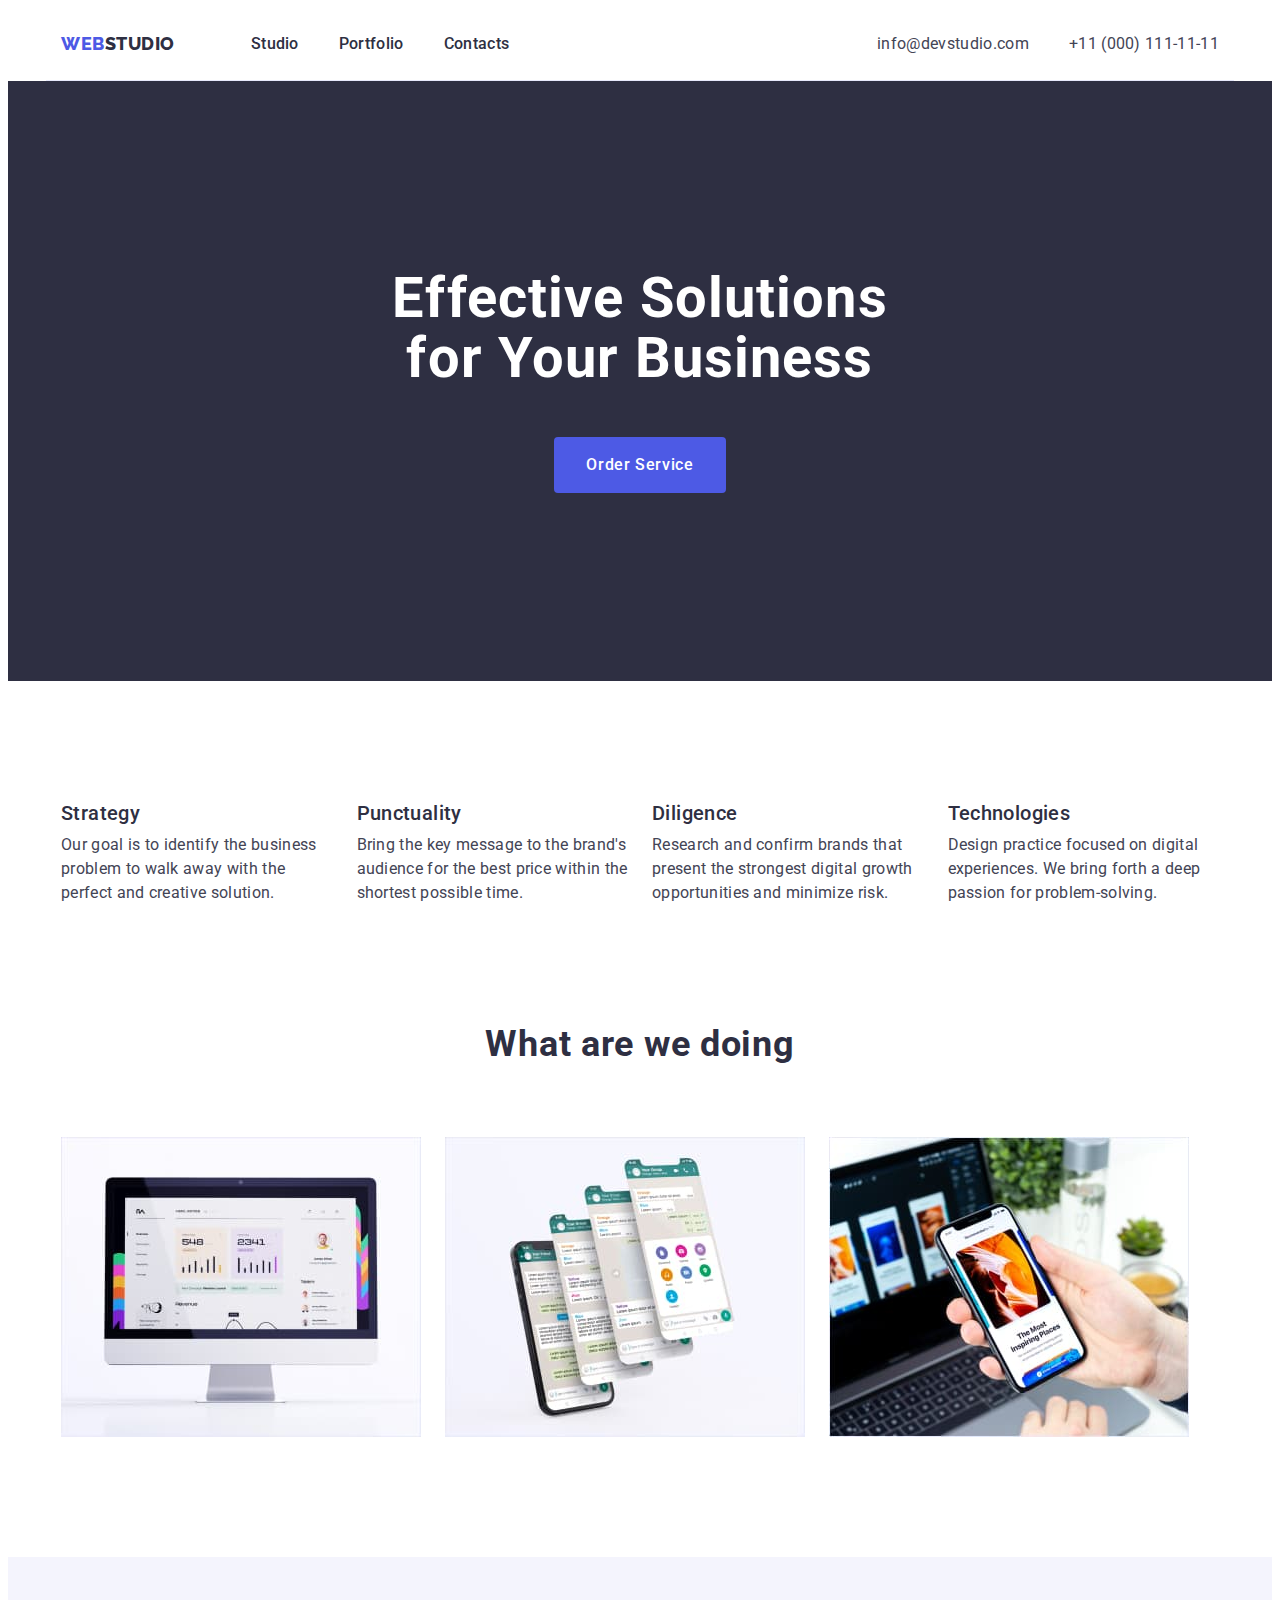
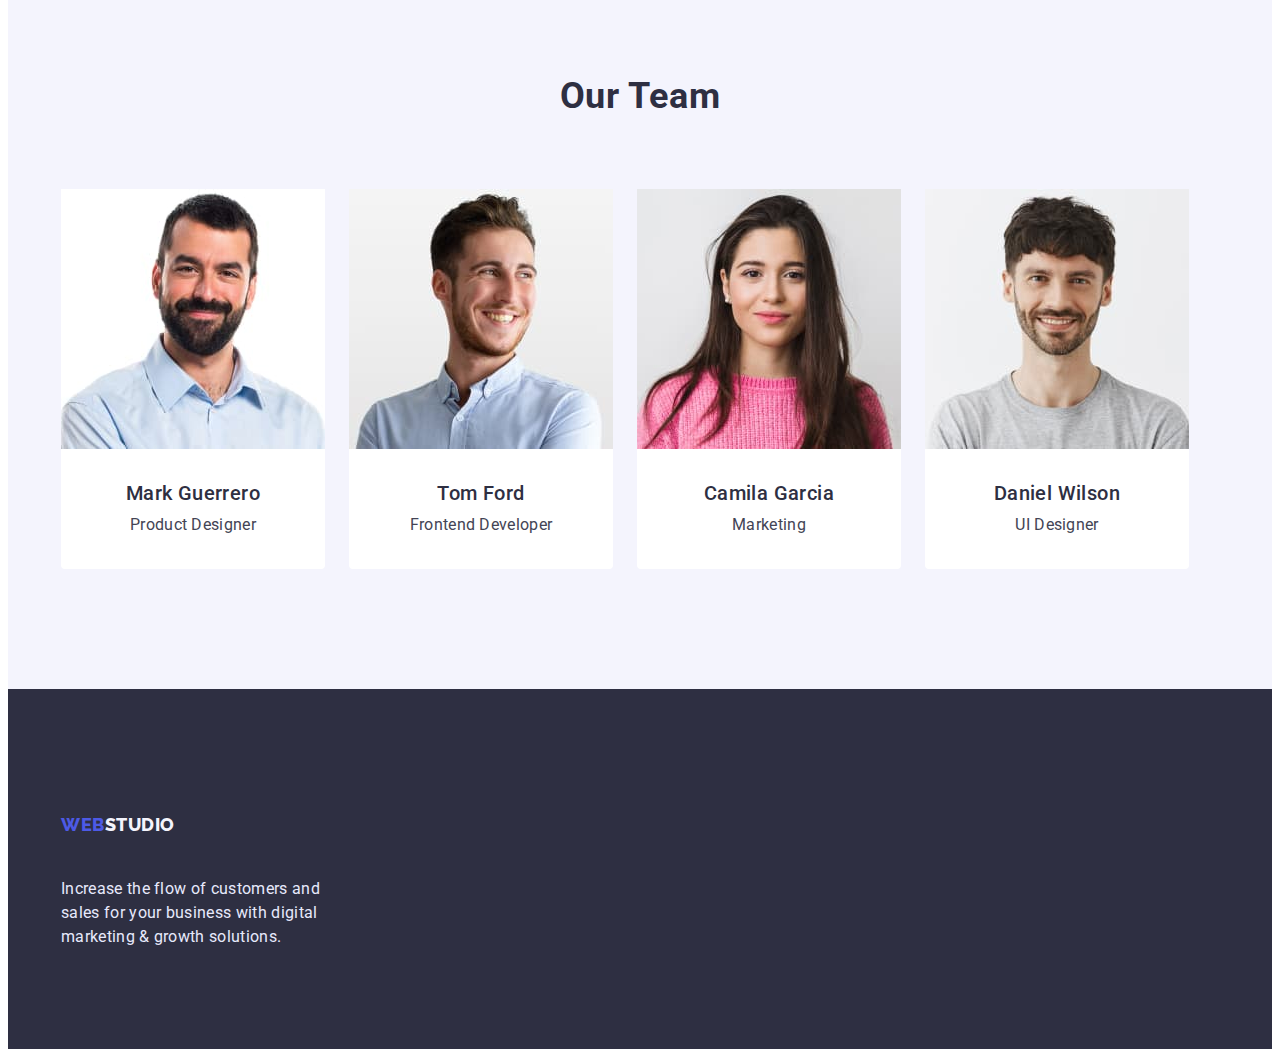
<file: index.html>
<!DOCTYPE html>
<html lang="en">
<head>
    <meta charset="UTF-8">
    <meta http-equiv="X-UA-Compatible" content="IE=edge">
    <meta name="viewport" content="width=device-width, initial-scale=1.0">
    <title>Document</title>

<!--fonts-->
<link rel="preconnect" href="https://fonts.googleapis.com">
<link rel="preconnect" href="https://fonts.gstatic.com" crossorigin>
<link href="https://fonts.googleapis.com/css2?family=Raleway:wght@800&family=Roboto:wght@400;500;700;900&display=swap"
    rel="stylesheet">
<link rel="stylesheet" href="https://cdnjs.cloudflare.com/ajax/libs/modern-normalize/1.1.0/modern-normalize.min.css"
    integrity="sha512-wpPYUAdjBVSE4KJnH1VR1HeZfpl1ub8YT/NKx4PuQ5NmX2tKuGu6U/JRp5y+Y8XG2tV+wKQpNHVUX03MfMFn9Q=="
    crossorigin="anonymous" referrerpolicy="no-referrer" />
    <!--styles-->  
<link rel="stylesheet" href="./css/styles.css">

    
</head>
<body>
    <!--Хедер = навігація + адреса-->
    <header class="header">
        <div class="container container-nav" >   
        <nav class="header-nav">
            <a class="logo-link" href="./index.html"> Web<span class="logo-span">Studio</span></a>
            <ul class="header-menu">
                <li><a class="header-link" href="./studio.html">Studio</a></li>
                <li><a class="header-link" href="./portfolio.html">Portfolio</a></li>
                <li><a class="header-link" href="">Contacts</a></li>
            </ul>
        </nav> 
        <address>
                <ul class="header-menu">
                    <li><a class="address-link" href="mailto:info@devstudio.com">info@devstudio.com</a></li>
                    <li><a class="address-link" href="tel:+110001111111">+11 (000) 111-11-11</a></li>
            </ul>
        </address>
        </div>
    </header>
    
    <main>
        <section class="section-one">
            <div class="container">
                <h1 class="hero-title">Effective Solutions for Your Business</h1>
                <button class="button-main" type="button">Order Service</button>
            </div>
        </section>
<section class="section-two">
    <div class="container">
    <h2 class="visually-hidden">Advantages</h2>
    <ul class="ul-section-two">
        <li class="li-section-two">
            <h3 class="header-three">Strategy</h3>
            <p class="header-description">Our goal is to identify the business
            problem to walk away with the perfect and creative solution.</p>
        </li>
        <li class="li-section-two">
            <h3 class="header-three">Punctuality</h3>
            <p class="header-description">Bring the key message to the brand's audience for the best price within the shortest possible time.</p>
        </li>
        <li class="li-section-two">
            <h3 class="header-three">Diligence</h3>
            <p class="header-description">Research and confirm brands that present the strongest digital growth opportunities and minimize risk.</p>
        </li>
        <li class="li-section-two">
            <h3 class="header-three">Technologies</h3>
            <p class="header-description">Design practice focused on digital experiences. We bring forth a deep passion for problem-solving.</p>
        </li>

    </ul> 
    </div>
</section>

<section class="section-three">
    <div class="container">
    <h2 class="header-we-doing">What are we doing</h2>
    <ul class="ul-section-two">
        <li><img src="./images/imgs1.jpg" alt="computer" width="360" height="300"></li>
        <li><img src="./images/imgs1two.jpg" alt="telephone" width="360" height="300"></li>
        <li><img src="./images/imgs1three.jpg" alt="work" width="360" height="300"></li>
        
    </ul>
    </div>
</section>
<section class="section-four">
    <div class="container">
    <h2 class="header-our-team">Our Team</h2>
    <ul class="ul-section-two">
        <li class="desctibe-team">
            <img  src="./images/team1.jpg" alt="product-designer" width="264" height="260">
           <div class="name-profesion">
            <h3 class="name"> Mark Guerrero </h3>
            <p class="profesion"> Product Designer </p>
            </div>
        </li>
        <li class="desctibe-team">
            <img src="./images/team2.jpg" alt="frontend developer" width="264" height="260">
        <div class="name-profesion">
            <h3 class="name"> Tom Ford </h3>
                <p class="profesion"> Frontend Developer </p>
            </div>
        </li>
        <li class="desctibe-team">
            <img  src="./images/team3.jpg" alt="marketing" width="264" height="260">
        <div class="name-profesion">
            <h3 class="name"> Camila Garcia </h3>
                <p class="profesion"> Marketing </p>
        </div>
        </li>
        <li class="desctibe-team">
            <img class="img-team" src="./images/team4.jpg" alt="ui designer" width="264" height="260">
            <div class="name-profesion">
            <h3 class="name">Daniel Wilson</h3>
                <p class="profesion"> UI Designer </p>
            </div>
        </li>
    </ul>
    </div>
</section>
    </main>

    <footer class="footer">
    <div class="container">
        <a class="logo-link" href="./index.html"> Web<span class="span-logo-footer">Studio</span></a>
        <p class="text-footer">Increase the flow of customers and sales for your business with digital marketing & growth solutions.</p>
    </div>
    </footer>
</body>
</html>
</file>
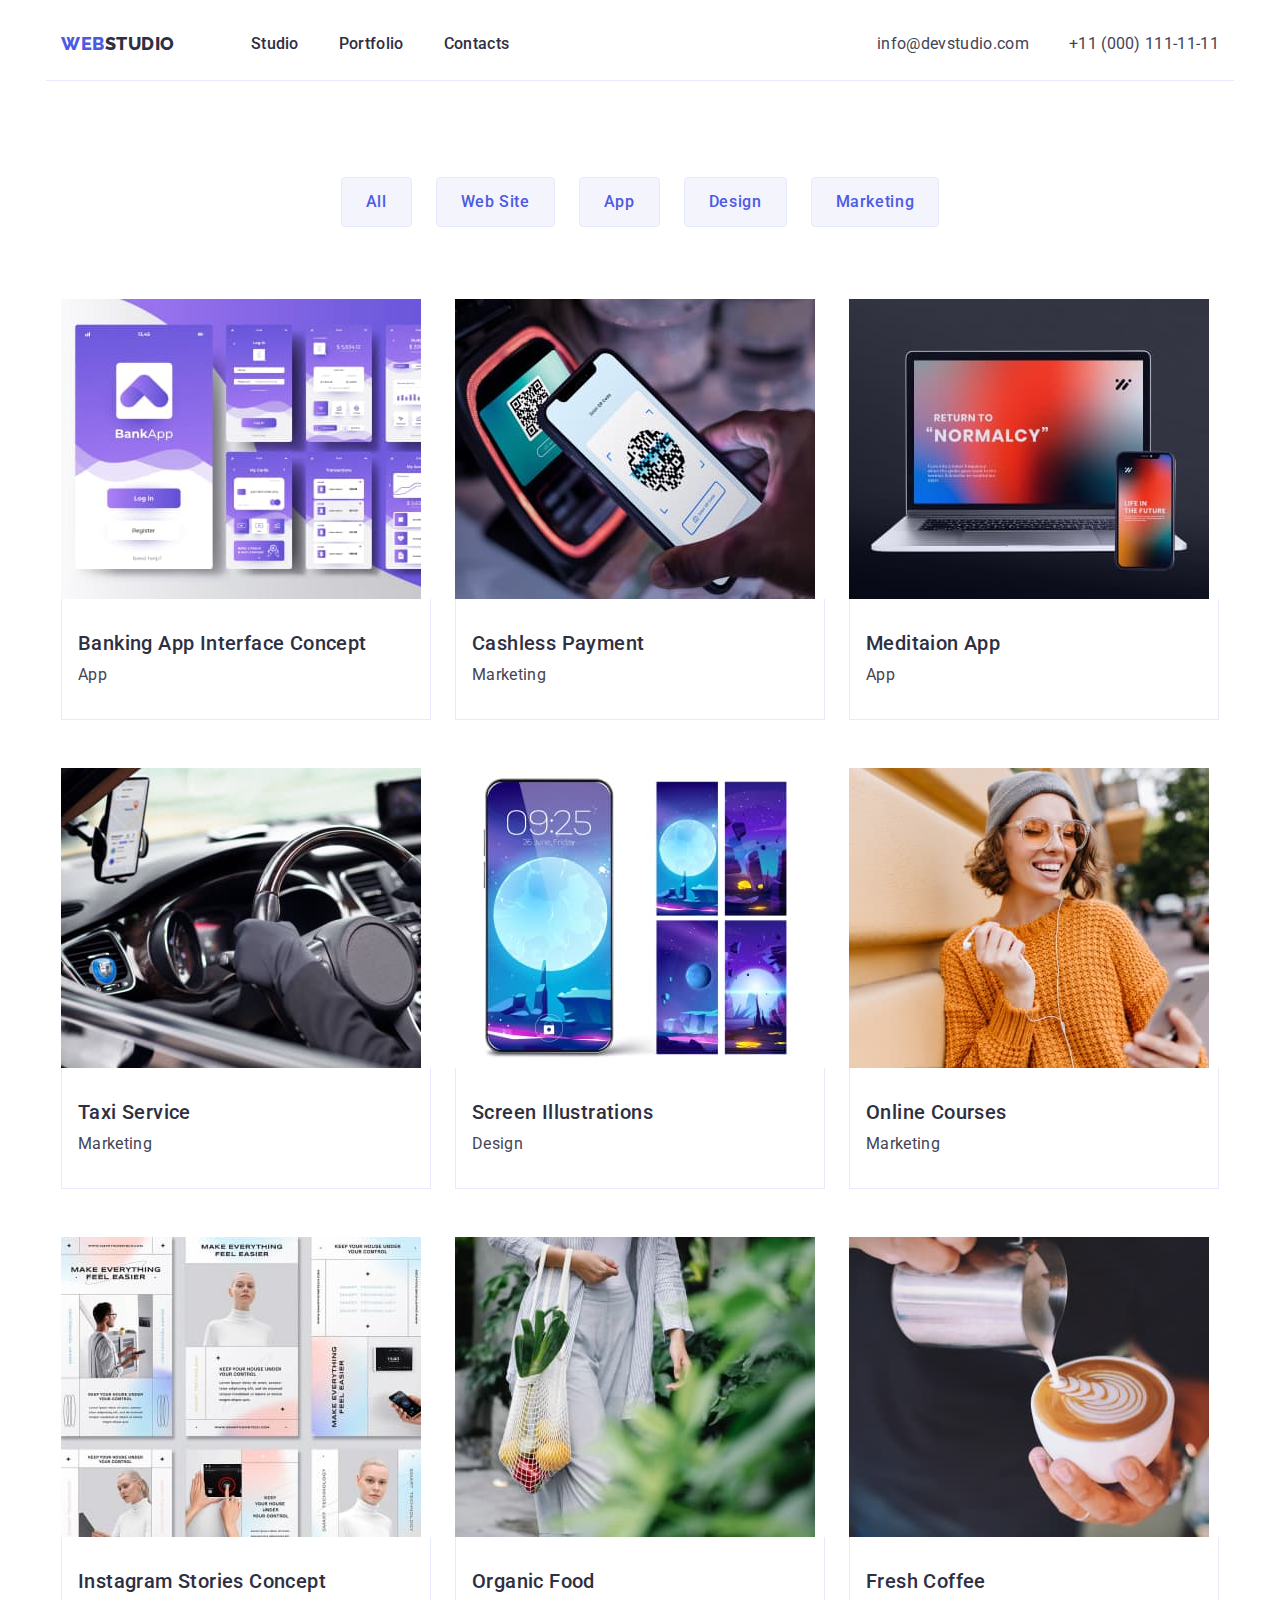
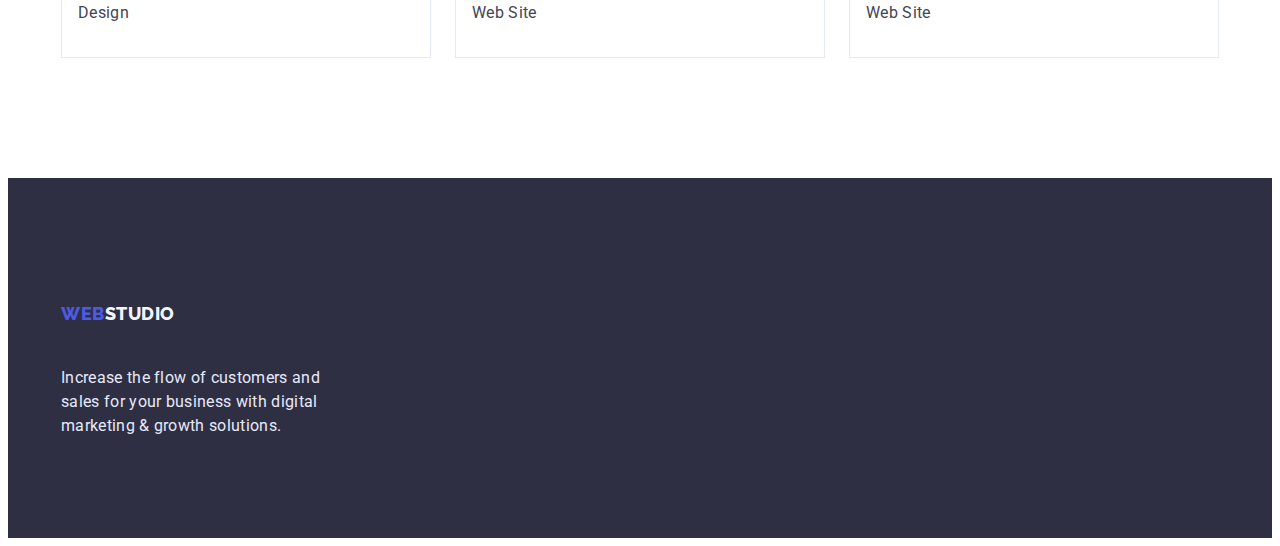
<file: portfolio.html>
<!DOCTYPE html>
<html lang="en">

<head>
    <meta charset="UTF-8">
    <meta http-equiv="X-UA-Compatible" content="IE=edge">
    <meta name="viewport" content="width=device-width, initial-scale=1.0">
    <title>Portfolio</title>

    <!--fonts-->
    <link rel="preconnect" href="https://fonts.googleapis.com">
    <link rel="preconnect" href="https://fonts.gstatic.com" crossorigin>
    <link
        href="https://fonts.googleapis.com/css2?family=Raleway:wght@800&family=Roboto:wght@400;500;700;900&display=swap"
        rel="stylesheet">
    <link rel="stylesheet" href="https://cdnjs.cloudflare.com/ajax/libs/modern-normalize/1.1.0/modern-normalize.min.css"
        integrity="sha512-wpPYUAdjBVSE4KJnH1VR1HeZfpl1ub8YT/NKx4PuQ5NmX2tKuGu6U/JRp5y+Y8XG2tV+wKQpNHVUX03MfMFn9Q=="
        crossorigin="anonymous" referrerpolicy="no-referrer" />
        <!--styles-->
    <link rel="stylesheet" href="./css/styles.css">


</head>

<body>
    <header class="header">
        <div class="container container-nav">
            <nav class="header-nav">
                <a class="logo-link" href="./index.html"> Web<span class="logo-span">Studio</span></a>
                <ul class="header-menu">
                    <li><a class="header-link" href="./studio.html">Studio</a></li>
                    <li><a class="header-link" href="./portfolio.html">Portfolio</a></li>
                    <li><a class="header-link" href="">Contacts</a></li>
                </ul>
            </nav>
            <address>
                <ul class="header-menu">
                    <li><a class="address-link" href="mailto:info@devstudio.com">info@devstudio.com</a></li>
                    <li><a class="address-link" href="tel:+110001111111">+11 (000) 111-11-11</a></li>
                </ul>
            </address>
        </div>
    </header>

    <main>
        <section class="section-portfolio">
            <div class="container">
            <h1 class="visually-hidden">Portfolio work</h1>
<ul class="ul-button">
    <li><button class="portfolio-button" type="button">All</button></li>
    <li><button class="portfolio-button">Web Site</button></li>
    <li><button class="portfolio-button">App</button></li>
    <li><button class="portfolio-button">Design</button></li>
    <li><button class="portfolio-button">Marketing</button></li>
</ul>
<ul class="ul-portfolio-card">
    <li class="li-card">
        <a class="card" href="#">
        <img src="./images/portfolio1.jpg" alt="banking" width="360" height="300">
        <div class="project-branch">
        <h3 class="name-project">Banking App Interface Concept</h3>
            <p class="branch">App</p>
        </div>
        </a>
    </li>
<li class="li-card">
    <a class="card" href="#">
    <img class="img-portfolio" src="./images/portfolio2.jpg" alt="payment" width="360" height="300">
    <div class="project-branch">
    <h3 class="name-project">Cashless Payment</h3>
    <p class="branch">Marketing</p>
    </div>
    </a>
</li>
<li class="li-card">
    <a class="card" href="#">
    <img src="./images/portfolio3.jpg" alt="meditaion" width="360" height="300">
    <div class="project-branch">
    <h3 class="name-project">Meditaion App</h3>
    <p class="branch">App</p>
    </div>
    </a>
</li>
 <li class="li-card">
    <a class="card" href="#">
     <img src="./images/portfolio4.jpg" alt="taxi" width="360" height="300">
    <div class="project-branch">
    <h3 class="name-project">Taxi Service</h3>
    <p class="branch">Marketing</p>
    </div>
    </a>
</li>
<li class="li-card">
    <a class="card" href="#">
    <img src="./images/portfolio5.jpg" alt="screen" width="360" height="300">
    <div class="project-branch">
    <h3 class="name-project">Screen Illustrations</h3>
    <p class="branch">Design</p>
    </div>
    </a>
</li>
<li class="li-card">
    <a class="card" href="#">
    <img src="./images/portfolio6.jpg" alt="courses" width="360" height="300">
    <div class="project-branch">
    <h3 class="name-project">Online Courses</h3>
    <p class="branch">Marketing</p>
    </div>
    </a>
</li>
<li class="li-card">
    <a class="card" href="#">
     <img src="./images/portfolio7.jpg" alt="instastories" width="360" height="300">
    <div class="project-branch">
     <h3 class="name-project">Instagram Stories Concept</h3>
    <p class="branch">Design</p>
    </div>
    </a>
</li>
<li class="li-card">
    <a class="card" href="#">
    <img src="./images/portfolio8.jpg" alt="organic food" width="360" height="300">
    <div class="project-branch">
    <h3 class="name-project">Organic Food</h3>
    <p class="branch">Web Site</p>
    </div>
    </a>
 </li>
<li class="li-card">
    <a class="card" href="#">
    <img src="./images/portfolio9.jpg" alt="coffee" width="360" height="300">
    <div class="project-branch">
    <h3 class="name-project">Fresh Coffee</h3>
    <p class="branch">Web Site</p>
    </div>
    </a>
</li>
    </ul>
</div>
</section>

    </main>

    <footer class="footer">
        <div class="container">
            <a class="logo-link" href="./index.html"> Web<span class="span-logo-footer">Studio</span></a>
            <p class="text-footer">Increase the flow of customers and sales for your business with digital marketing &
                growth solutions.</p>
        </div>
    </footer>
</body>

</html>
</file>
<file: css/styles.css>
html {
box-sizing: border-box;
 }


 :root {
   --color-primary: #434455;
   --color-white: #ffffff;
   --color-navyblue: #2E2F42;
   --color-iris: #4D5AE5;
   --color-ocean: #404BBF;
   --color-cloud: #F4F4FD;
   --color-conflover: #E7E9FC;
 }
 
 body{
    color: var(--color-primary);
    background-color: var(--color-white);
    font-family: 'Roboto', sans-serif;
    font-size: 16px;  
 }
 img {
display: block;
max-width: 100%;
height: auto;
}
ul {
   list-style-type: none;
   padding: 0;
   margin: 0;
}
h1 h2 h3 h4 {
   margin: 0;
   padding: 0;
}
.container{
width: 100%;
max-width: 1158px;
margin: 0 auto;
padding-left: 15px;
padding-right: 15px ;
}
.container-nav {
display: flex;
align-items: center;
justify-content: space-around;
border-bottom: 1px solid var(--color-conflover);
}
.header-nav {
   display: flex;
   align-items: center;
   flex-grow: 1;
}

.container-address
 
.header { 
   color: var(--color-navyblue);
 }

.logo-link {
display: block;
margin-right: 76px;
padding-top: 24px;
padding-bottom: 24px;
   color: var(--color-iris);
   font-family: Raleway, sans-serif; 
   font-size: 18px;
   font-weight: 800;
   line-height: 1.33;
   letter-spacing: 0.03em;
   text-decoration: none;
   text-transform: uppercase;
     
  }
.logo-link .logo-span:focus {
   color: var(--color-ocean);
}

.logo-span{
color: var(--color-navyblue);
 }
 .header-menu {
   display: flex;
   gap: 40px;
   list-style-type: none;
   padding: 0;
   margin-top: 0;
   margin-bottom: 0;
 }
.header-link {
   display: block;
   padding-top: 24px;
   padding-bottom: 24px;
   color: var(--color-navyblue);
   font-weight: 500;
   line-height: 1.5;
   letter-spacing: 0.02em;   
   text-decoration: none;
 }
.header-link:hover, .header-link:focus {
color: var(--color-ocean);
}

.address-link {
   display: block;
   padding-top: 24px;
   padding-bottom: 24px;
   color: var(--color-primary);
   line-height: 1.5;
   letter-spacing: 0.02em;
   text-decoration: none;
   font-style: normal;
    
 }
.address-link:hover, .address-link:focus {
color: var(--color-ocean);
}

.section-one{
padding-top: 188px;
padding-bottom: 188px;
background-color: var(--color-navyblue);
text-align: center;
}


.hero-title {
   margin: 0 auto;
   color: var(--color-white);
   font-size: 56px;
   font-weight: 700;
   line-height: 1.07;
   letter-spacing: 0.02em;
   max-width: 496px;
   text-align: center;
   
}


.button-main { 
   padding: 16px 32px;
   margin-top: 48px;
   border-radius: 4px;
   border: 0;
   min-width: 169px;
   
color: var(--color-white);
background-color: var(--color-iris);
   font-family: 'Roboto', sans-serif;
   font-size: 16px;
   font-weight: 500;
   line-height: 1.5;
   letter-spacing: 0.04em;
   cursor: pointer;


   
}
.button-main:hover, .button-main:focus {
   background-color: var(--color-ocean);
}

.section-two {
   padding: 120px 0;
}
.ul-section-two {
   display: flex;
   align-items: center;
   gap: 24px;
   list-style-type: none;
   padding: 0;
   margin: 0;
} 

.visually-hidden {
position: absolute;
   white-space: nowrap;
   width: 1px;
   height: 1px;
   overflow: hidden;
   border: 0;
   padding: 0;
   clip: rect(0 0 0 0);
   clip-path: inset(50%);
   margin: -1px;
}
.li-section-two {
 flex-basis: calc(100%/4);  
}

.header-three {
margin-top: 0;
margin-bottom: 8px;

color: var(--color-navyblue);
font-size: 20px;
font-weight: 500;
line-height: 1.2;
letter-spacing: 0.02em;
}
.header-description {
   margin:0;
      font-size: 16px;
      line-height: 1.5;
      letter-spacing: 0.02em;
}
.section-three {
   padding-bottom: 120px;
}
.header-we-doing, .header-our-team{
   margin-top: 0;
   margin-bottom: 72px;
   
   color: var(--color-navyblue);
   font-size: 36px;
   font-weight: 700;
   line-height: 1.11;
   letter-spacing: 0.02em;
   text-align: center;
}

.section-four{
   padding-top: 120px;
   padding-bottom: 120px;
background-color: var(--color-cloud); 
}
.name-profesion {
   padding: 32px 16px;
}
.name {
   margin: 0;
   color: var(--color-navyblue);
      font-size: 20px;
      font-weight: 500;
      line-height: 1.2;
      letter-spacing: 0.02em;
      text-align: center;

}
.profesion{
   margin-top: 8px;
   margin-bottom: 0;
   color: var(--color-primary);
   line-height: 1.5;
   letter-spacing: 0.02em;
   text-align: center;
}

.desctibe-team {
   background-color: var(--color-white);
   margin: 0;
   border-radius: 0 0 4px 4px;
   
}
.footer {
   padding-top: 100px ;
   padding-bottom: 100px;
   background-color: var(--color-navyblue);
}
.span-logo-footer {
   color: var(--color-cloud);
}
.text-footer { 
margin-bottom: 0;
margin-top: 16px;
width: 264px;

   color: var(--color-conflover);
   font-size: 16px;
   line-height: 1.5;
   letter-spacing: 0.02em;
}

/*портфоліо*/
.section-portfolio {
   padding-top: 96px;
   padding-bottom: 120px;
}
.ul-button {
   display: flex;
   align-items: center;
   gap:24px;
   justify-content: center;
   list-style-type: none;
      padding: 0;
      margin: 0 0 72px 0;
}
.card {
   text-decoration: none;
}
.portfolio-button {
   padding: 12px 24px ;
   color: var(--color-iris);
   background-color: var(--color-cloud); 
      font-family: Roboto, sans-serif;
      font-size: 16px;
      font-weight: 500;
      line-height: 1.5;
      letter-spacing: 0.04em;
      cursor: pointer;
      border: 1px solid var(--color-conflover);
      border-radius: 4px;
}
.portfolio-button:hover, .portfolio-button:focus{
   color: var(--color-white);
   background-color: var(--color-ocean);
   border-color: transparent;
}
.ul-portfolio-card {
   display: flex;
   flex-wrap: wrap;
   row-gap: 48px;
   column-gap: 24px;
   align-items: center;
  
   padding: 0;
   margin: 0;
}
.project-branch {
   padding: 32px 16px;
   border-left: 1px solid var(--color-conflover);
   border-bottom: 1px solid var(--color-conflover);
   border-right: 1px solid var(--color-conflover);
}
.li-card {
flex-basis: calc((100% - 2*24px) / 3);
margin:0;
padding: 0;
list-style-type: none;
   /*outline: 1px solid tomato;
   border: 1px solid;
   border-color: var(--color-conflover);*/
}
.img-portfolio {
   /*outline:  1px solid tomato;*/
}
.name-project {
   margin: 0;
   padding: 0;
color: var(--color-navyblue);
   font-size: 20px;
   font-weight: 500;
   line-height: 1.2;
   letter-spacing: 0.02em;
   /*outline: 1px solid tomato;*/
}
.branch {
   margin: 8px 0 0 0 ;
   padding: 0;
   color: var(--color-primary);
   line-height: 1.5;
   letter-spacing: 0.02em;
   /*outline: 1px solid tomato;*/
}
</file>
